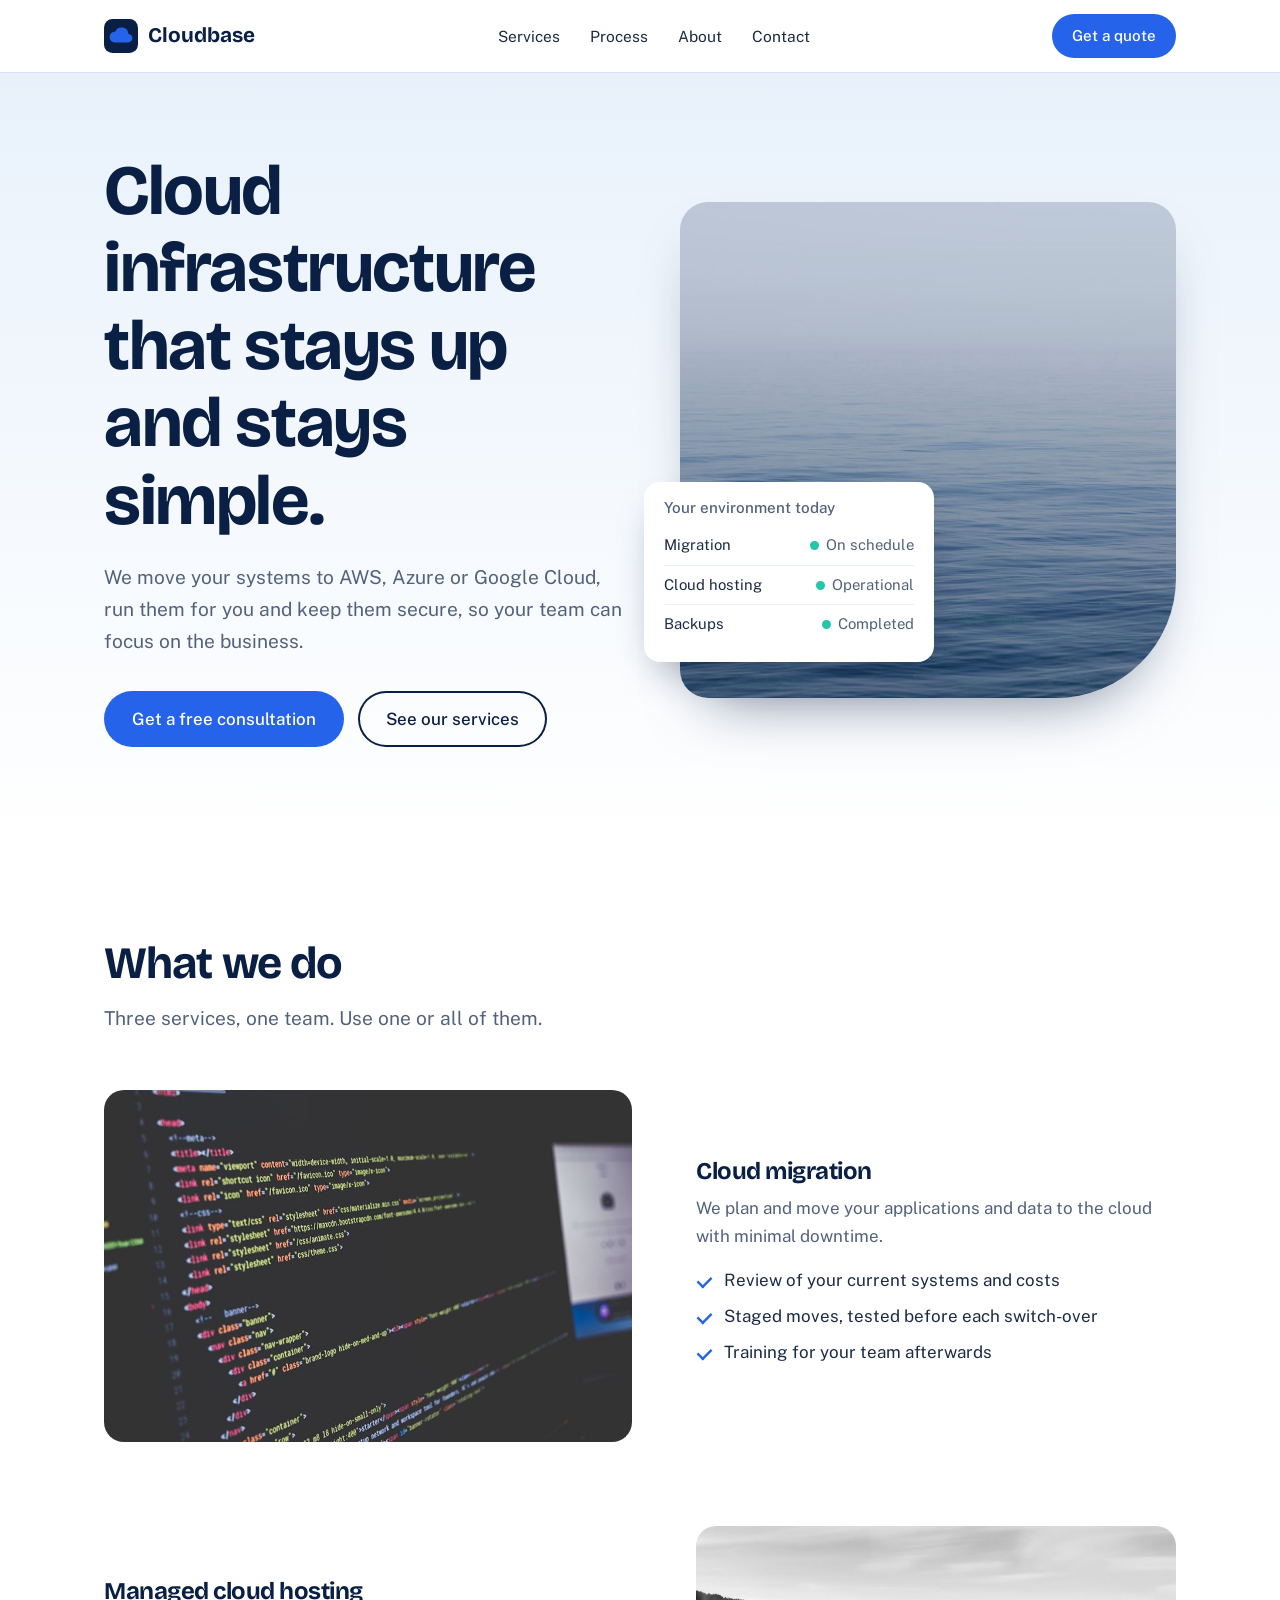
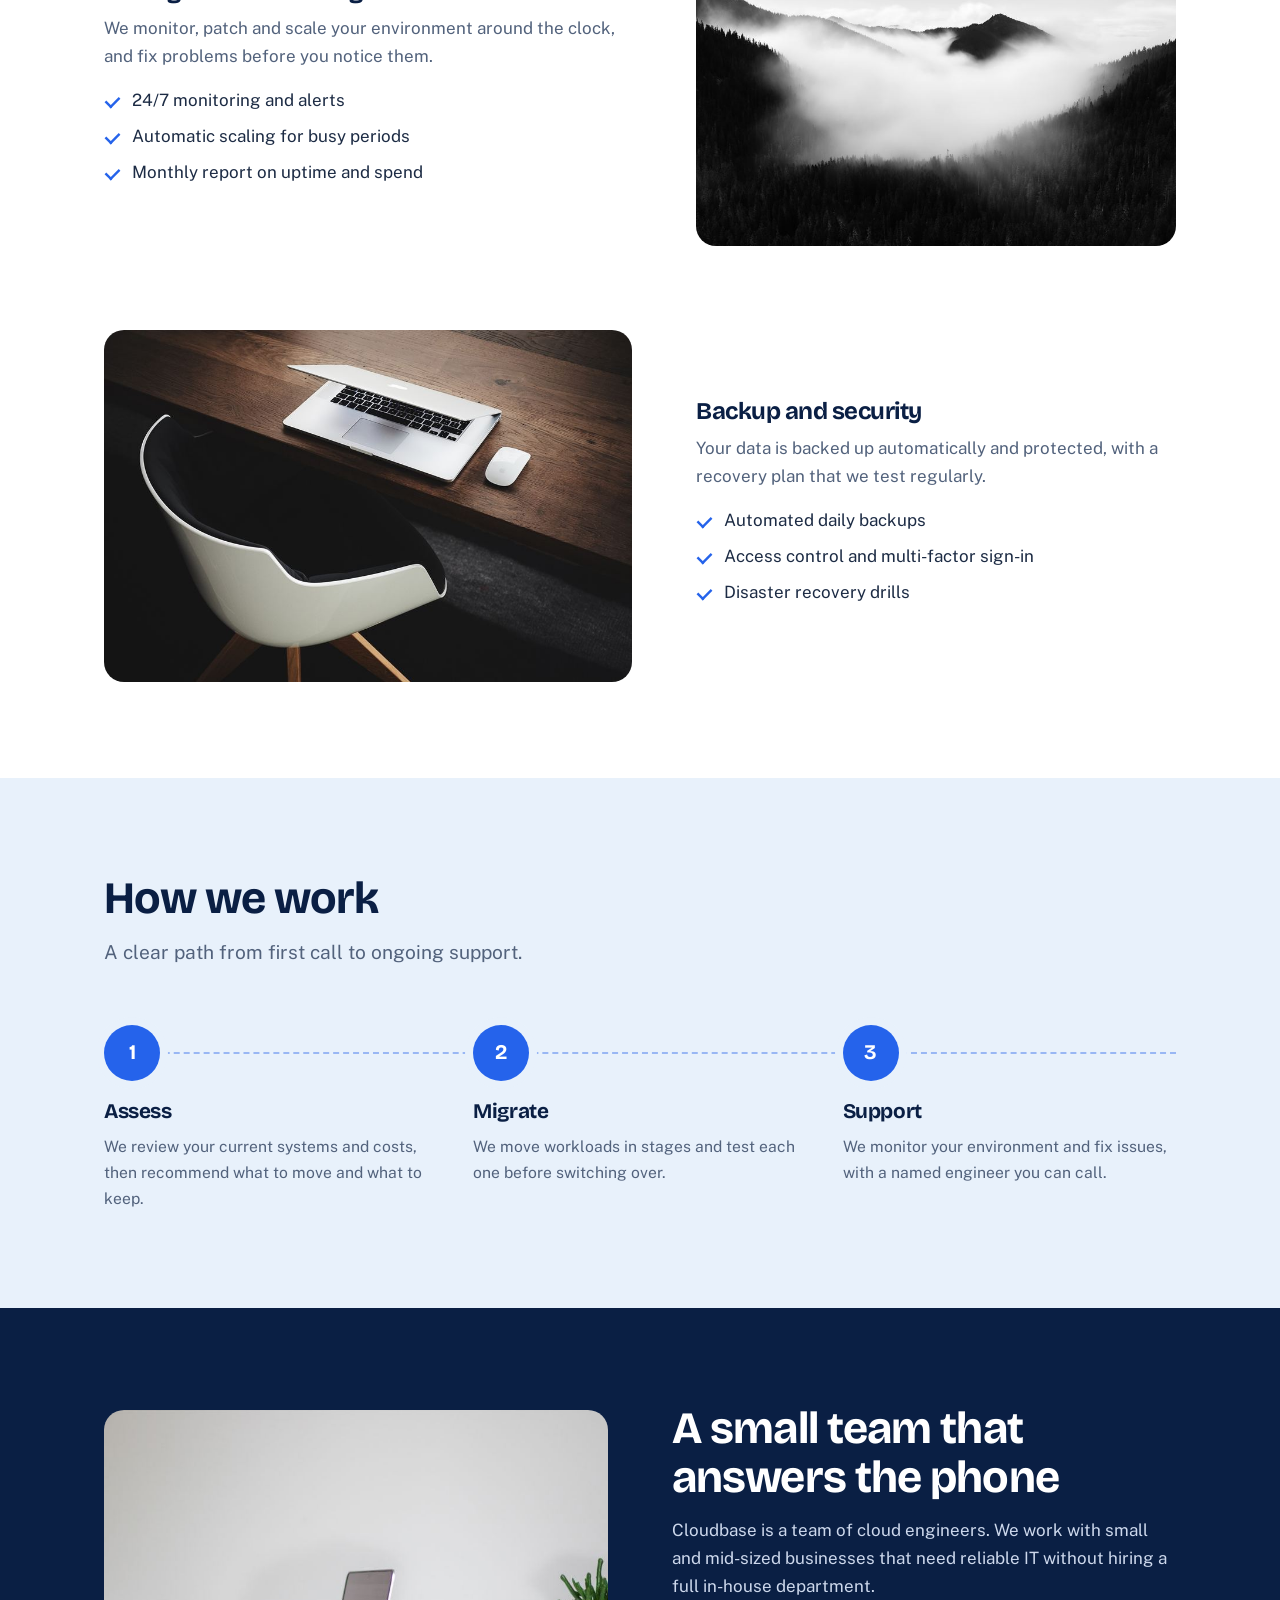
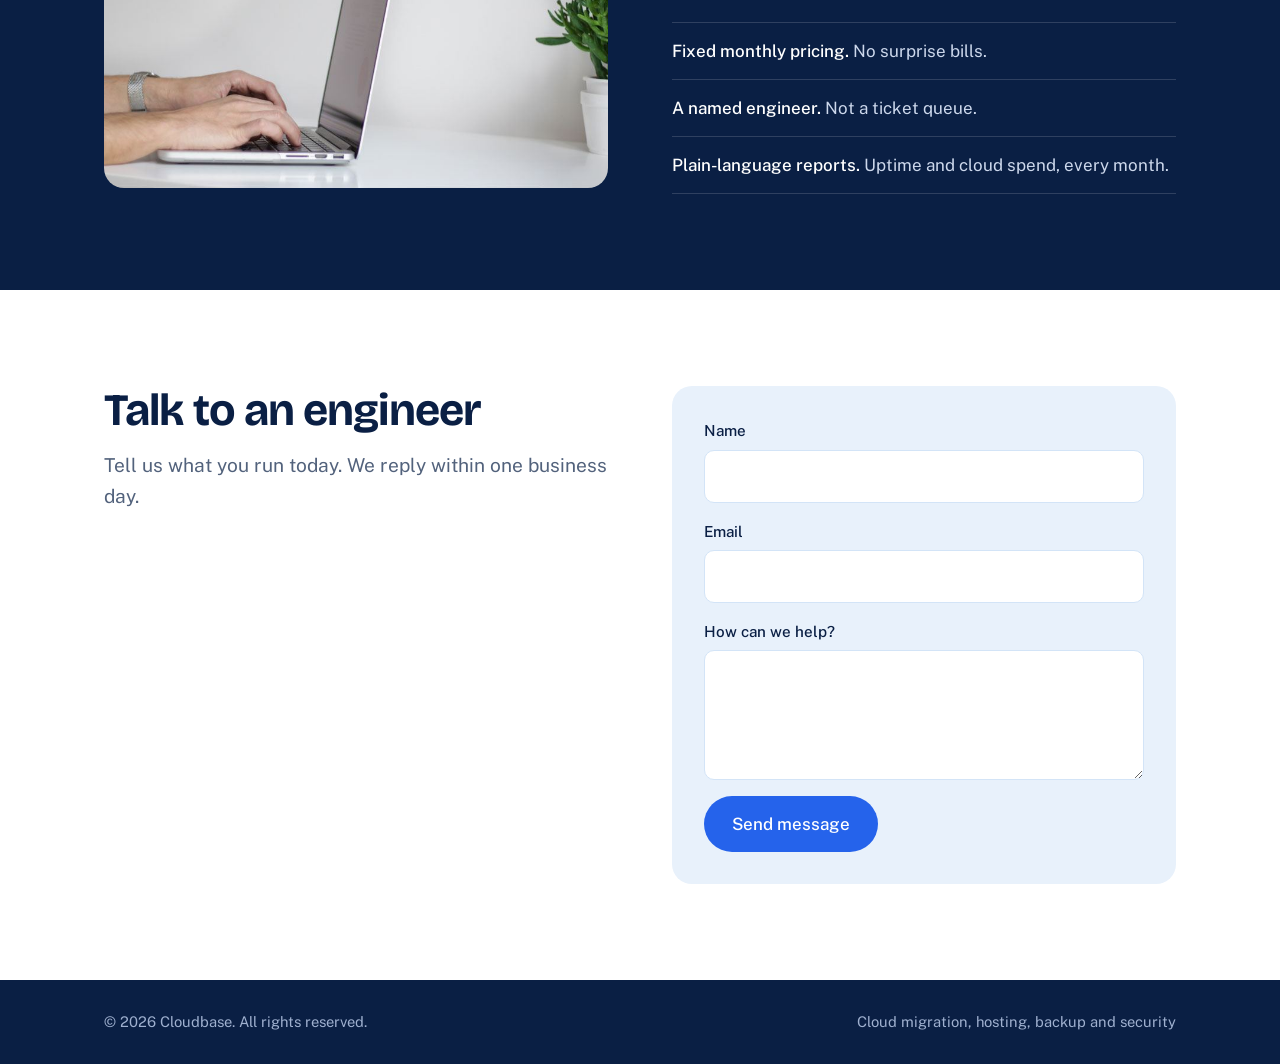
<file: cloudbase/index.html>
<!DOCTYPE html>
<html lang="en">
<head>
<meta charset="utf-8">
<meta name="viewport" content="width=device-width, initial-scale=1">
<title>Cloudbase | Cloud Computing Services</title>
<meta name="description" content="Cloudbase helps businesses move to the cloud, run it reliably and keep it secure.">
<link rel="icon" href="favicon.svg" type="image/svg+xml">
<link rel="preconnect" href="https://fonts.googleapis.com">
<link rel="preconnect" href="https://fonts.gstatic.com" crossorigin>
<link href="https://fonts.googleapis.com/css2?family=Bricolage+Grotesque:wght@500;700&family=Public+Sans:wght@400;500&display=swap" rel="stylesheet">
<link rel="stylesheet" href="css/style.css">
</head>
<body>

<header>
  <div class="wrap">
    <nav aria-label="Main">
      <a class="logo" href="#top">
        <svg viewBox="0 0 64 64" aria-hidden="true"><rect width="64" height="64" rx="16" fill="#0a1f44"/><path d="M20 44a10 10 0 0 1 1-20 13 13 0 0 1 25 4 8 8 0 0 1-1 16z" fill="#2563eb"/></svg>
        Cloudbase
      </a>
      <ul>
        <li><a href="#services">Services</a></li>
        <li><a href="#process">Process</a></li>
        <li><a href="#about">About</a></li>
        <li><a href="#contact">Contact</a></li>
      </ul>
      <a class="btn small" href="#contact">Get a quote</a>
    </nav>
  </div>
</header>

<main id="top">
  <div class="hero">
    <div class="wrap">
      <div>
        <h1>Cloud infrastructure that stays up and stays simple.</h1>
        <p class="lead">We move your systems to AWS, Azure or Google Cloud, run them for you and keep them secure, so your team can focus on the business.</p>
        <div class="actions">
          <a class="btn" href="#contact">Get a free consultation</a>
          <a class="btn ghost" href="#services">See our services</a>
        </div>
      </div>
      <div class="visual">
        <img src="images/hero.jpg" alt="Calm blue sea under a misty sky" width="1600" height="1024">
        <div class="status" aria-label="Example service status">
          <h2>Your environment today</h2>
          <ul>
            <li>Migration <span>On schedule</span></li>
            <li>Cloud hosting <span>Operational</span></li>
            <li>Backups <span>Completed</span></li>
          </ul>
        </div>
      </div>
    </div>
  </div>

  <section id="services">
    <div class="wrap">
      <div class="head">
        <h2>What we do</h2>
        <p class="lead">Three services, one team. Use one or all of them.</p>
      </div>

      <div class="row">
        <img src="images/migration.jpg" alt="Lines of code on a dark screen" loading="lazy" width="900" height="600">
        <div>
          <h3>Cloud migration</h3>
          <p>We plan and move your applications and data to the cloud with minimal downtime.</p>
          <ul>
            <li>Review of your current systems and costs</li>
            <li>Staged moves, tested before each switch-over</li>
            <li>Training for your team afterwards</li>
          </ul>
        </div>
      </div>

      <div class="row flip">
        <img src="images/hosting.jpg" alt="Clouds drifting over a forested valley" loading="lazy" width="900" height="562">
        <div>
          <h3>Managed cloud hosting</h3>
          <p>We monitor, patch and scale your environment around the clock, and fix problems before you notice them.</p>
          <ul>
            <li>24/7 monitoring and alerts</li>
            <li>Automatic scaling for busy periods</li>
            <li>Monthly report on uptime and spend</li>
          </ul>
        </div>
      </div>

      <div class="row">
        <img src="images/security.jpg" alt="Laptop open on a wooden desk" loading="lazy" width="900" height="600">
        <div>
          <h3>Backup and security</h3>
          <p>Your data is backed up automatically and protected, with a recovery plan that we test regularly.</p>
          <ul>
            <li>Automated daily backups</li>
            <li>Access control and multi-factor sign-in</li>
            <li>Disaster recovery drills</li>
          </ul>
        </div>
      </div>
    </div>
  </section>

  <section class="process" id="process">
    <div class="wrap">
      <div class="head">
        <h2>How we work</h2>
        <p class="lead">A clear path from first call to ongoing support.</p>
      </div>
      <ol class="steps">
        <li><div class="n">1</div><h3>Assess</h3><p>We review your current systems and costs, then recommend what to move and what to keep.</p></li>
        <li><div class="n">2</div><h3>Migrate</h3><p>We move workloads in stages and test each one before switching over.</p></li>
        <li><div class="n">3</div><h3>Support</h3><p>We monitor your environment and fix issues, with a named engineer you can call.</p></li>
      </ol>
    </div>
  </section>

  <section class="about" id="about">
    <div class="wrap">
      <img src="images/team.jpg" alt="Hands typing on a laptop at a white desk" loading="lazy" width="900" height="640">
      <div>
        <h2>A small team that answers the phone</h2>
        <p>Cloudbase is a team of cloud engineers. We work with small and mid-sized businesses that need reliable IT without hiring a full in-house department.</p>
        <ul>
          <li><strong>Fixed monthly pricing.</strong> No surprise bills.</li>
          <li><strong>A named engineer.</strong> Not a ticket queue.</li>
          <li><strong>Plain-language reports.</strong> Uptime and cloud spend, every month.</li>
        </ul>
      </div>
    </div>
  </section>

  <section class="contact" id="contact">
    <div class="wrap">
      <div>
        <h2>Talk to an engineer</h2>
        <p class="lead">Tell us what you run today. We reply within one business day.</p>
      </div>
      <form name="contact" method="POST" action="thanks.html" data-netlify="true" netlify-honeypot="bot-field">
        <input type="hidden" name="form-name" value="contact">
        <p hidden><label>Leave this empty <input name="bot-field"></label></p>
        <label>Name <input type="text" name="name" required autocomplete="name"></label>
        <label>Email <input type="email" name="email" required autocomplete="email"></label>
        <label>How can we help? <textarea name="message" required></textarea></label>
        <button class="btn" type="submit">Send message</button>
      </form>
    </div>
  </section>
</main>

<footer>
  <div class="wrap"><span>&copy; 2026 Cloudbase. All rights reserved.</span><span>Cloud migration, hosting, backup and security</span></div>
</footer>

</body>
</html>
</file>
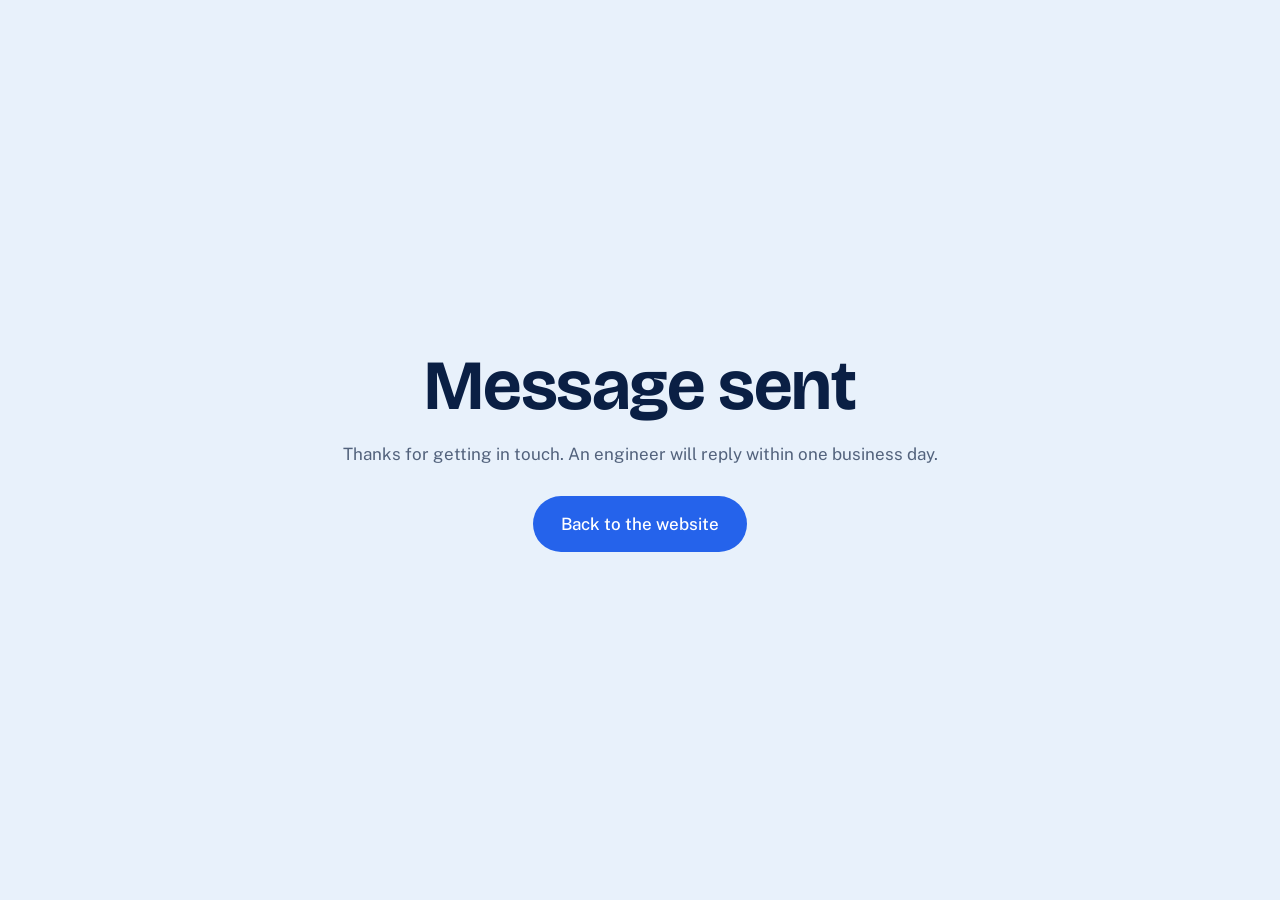
<file: cloudbase/thanks.html>
<!DOCTYPE html>
<html lang="en">
<head>
<meta charset="utf-8">
<meta name="viewport" content="width=device-width, initial-scale=1">
<title>Message sent | Cloudbase</title>
<link rel="icon" href="favicon.svg" type="image/svg+xml">
<link href="https://fonts.googleapis.com/css2?family=Bricolage+Grotesque:wght@500;700&family=Public+Sans:wght@400;500&display=swap" rel="stylesheet">
<link rel="stylesheet" href="css/style.css">
</head>
<body>
<main class="thanks">
  <div>
    <h1>Message sent</h1>
    <p>Thanks for getting in touch. An engineer will reply within one business day.</p>
    <a class="btn" href="index.html">Back to the website</a>
  </div>
</main>
</body>
</html>
</file>
<file: cloudbase/css/style.css>
:root{
  --midnight:#0a1f44; --midnight-2:#13306a; --sky:#e8f1fb; --sky-2:#d3e4f7;
  --azure:#2563eb; --azure-dark:#1b4fc4; --mint:#22c7a9; --text:#1c2b44; --soft:#52627c; --white:#fff;
  --head:"Bricolage Grotesque",system-ui,sans-serif; --body:"Public Sans",system-ui,sans-serif;
}
*{box-sizing:border-box;margin:0;padding:0}
html{scroll-behavior:smooth;scroll-padding-top:80px}
body{font-family:var(--body);color:var(--text);line-height:1.65;font-size:17px;background:var(--white)}
img{display:block;max-width:100%;height:auto}
a{color:inherit}
:focus-visible{outline:3px solid var(--azure);outline-offset:3px}
.wrap{max-width:1120px;margin:0 auto;padding:0 24px}
h1,h2,h3{font-family:var(--head);line-height:1.1;letter-spacing:-.02em;color:var(--midnight)}
h1{font-size:clamp(2.6rem,6vw,4.4rem);font-weight:700}
h2{font-size:clamp(1.9rem,4vw,2.8rem);font-weight:700;margin-bottom:14px}
h3{font-size:1.5rem;font-weight:700;margin-bottom:10px}
p{max-width:60ch}
.lead{font-size:1.2rem;color:var(--soft)}

/* buttons */
.btn{display:inline-block;background:var(--azure);color:var(--white);padding:14px 28px;border-radius:999px;text-decoration:none;border:0;font:inherit;font-weight:500;cursor:pointer;transition:background .2s}
.btn:hover{background:var(--azure-dark)}
.btn.ghost{background:transparent;color:var(--midnight);box-shadow:inset 0 0 0 2px var(--midnight)}
.btn.ghost:hover{background:var(--midnight);color:var(--white)}
.btn.small{padding:9px 20px;font-size:.95rem}

/* header */
header{position:sticky;top:0;z-index:10;background:rgba(255,255,255,.9);backdrop-filter:blur(10px);border-bottom:1px solid var(--sky-2)}
nav{display:flex;align-items:center;justify-content:space-between;height:72px}
.logo{display:flex;align-items:center;gap:10px;font-family:var(--head);font-weight:700;font-size:1.3rem;color:var(--midnight);text-decoration:none}
.logo svg{width:34px;height:34px}
nav ul{display:flex;gap:30px;list-style:none}
nav ul a{text-decoration:none;font-size:.97rem;color:var(--text)}
nav ul a:hover{color:var(--azure)}

/* hero */
.hero{background:linear-gradient(180deg,var(--sky) 0%,var(--white) 100%);padding:80px 0 96px}
.hero .wrap{display:grid;grid-template-columns:1.05fr 1fr;gap:56px;align-items:center}
.hero .lead{margin:22px 0 34px}
.hero .actions{display:flex;gap:14px;flex-wrap:wrap}
.visual{position:relative}
.visual img{width:100%;aspect-ratio:1/1;object-fit:cover;border-radius:28px 28px 120px 28px;box-shadow:0 30px 60px -30px rgba(10,31,68,.55)}
.status{position:absolute;left:-36px;bottom:36px;width:290px;background:var(--white);border-radius:16px;padding:18px 20px;box-shadow:0 20px 40px -15px rgba(10,31,68,.4)}
.status h2{font-size:.95rem;font-family:var(--body);font-weight:500;color:var(--soft);letter-spacing:0;margin-bottom:10px}
.status ul{list-style:none}
.status li{display:flex;justify-content:space-between;gap:10px;font-size:.93rem;padding:7px 0;border-top:1px solid var(--sky)}
.status li:first-child{border-top:0}
.status span{display:flex;align-items:center;gap:7px;color:var(--soft)}
.status span::before{content:"";width:9px;height:9px;border-radius:50%;background:var(--mint)}

/* sections */
section{padding:96px 0}
.head{margin-bottom:56px}
.head p{color:var(--soft)}

/* services: alternating rows */
.row{display:grid;grid-template-columns:1.1fr 1fr;gap:64px;align-items:center;margin-bottom:84px}
.row:last-child{margin-bottom:0}
.row img{width:100%;aspect-ratio:3/2;object-fit:cover;border-radius:20px}
.row.flip img{order:2}
.row p{color:var(--soft)}
.row ul{margin-top:16px;list-style:none}
.row li{padding-left:28px;margin-bottom:8px;position:relative}
.row li::before{content:"";position:absolute;left:0;top:.5em;width:14px;height:8px;border-left:3px solid var(--azure);border-bottom:3px solid var(--azure);transform:rotate(-45deg) scale(.8)}

/* process */
.process{background:var(--sky)}
.steps{display:grid;grid-template-columns:repeat(3,1fr);gap:36px;list-style:none;position:relative}
.steps::before{content:"";position:absolute;left:0;right:0;top:27px;border-top:2px dashed var(--azure);opacity:.4}
.steps li{position:relative}
.steps .n{display:grid;place-items:center;width:56px;height:56px;border-radius:50%;background:var(--azure);color:var(--white);font-family:var(--head);font-weight:700;font-size:1.3rem;margin-bottom:20px;box-shadow:0 0 0 8px var(--sky)}
.steps h3{font-size:1.3rem}
.steps p{color:var(--soft);font-size:.98rem}

/* about */
.about{background:var(--midnight);color:#cdd8ec}
.about h2{color:var(--white)}
.about .wrap{display:grid;grid-template-columns:1fr 1fr;gap:64px;align-items:center}
.about img{width:100%;aspect-ratio:4/3;object-fit:cover;border-radius:20px}
.about ul{margin-top:22px;list-style:none}
.about li{padding:14px 0;border-top:1px solid rgba(255,255,255,.15)}
.about li:last-child{border-bottom:1px solid rgba(255,255,255,.15)}
.about li strong{color:var(--white);font-weight:500}

/* contact */
.contact .wrap{display:grid;grid-template-columns:1fr 1fr;gap:64px;align-items:start}
.contact .lead{margin-top:6px}
form{display:grid;gap:16px;background:var(--sky);padding:32px;border-radius:20px}
label{display:grid;gap:6px;font-size:.95rem;font-weight:500;color:var(--midnight)}
input,textarea{font:inherit;font-weight:400;padding:13px 14px;border-radius:10px;border:1px solid var(--sky-2);background:var(--white);color:var(--text)}
textarea{min-height:130px;resize:vertical}
form .btn{justify-self:start}

footer{background:var(--midnight);color:#9fb0cf;padding:30px 0;font-size:.92rem}
footer .wrap{display:flex;justify-content:space-between;flex-wrap:wrap;gap:10px}

.thanks{min-height:100vh;display:grid;place-items:center;text-align:center;background:var(--sky);padding:24px}
.thanks p{margin:14px auto 28px;color:var(--soft)}

@media(max-width:860px){
  .hero .wrap,.row,.about .wrap,.contact .wrap{grid-template-columns:1fr;gap:36px}
  .row.flip img{order:0}
  .steps{grid-template-columns:1fr}.steps::before{display:none}
  .status{left:16px;bottom:16px;width:260px}
  .visual img{aspect-ratio:4/3;border-radius:24px 24px 80px 24px}
  nav ul{display:none}
  section{padding:72px 0}.hero{padding:48px 0 64px}
}
</file>
